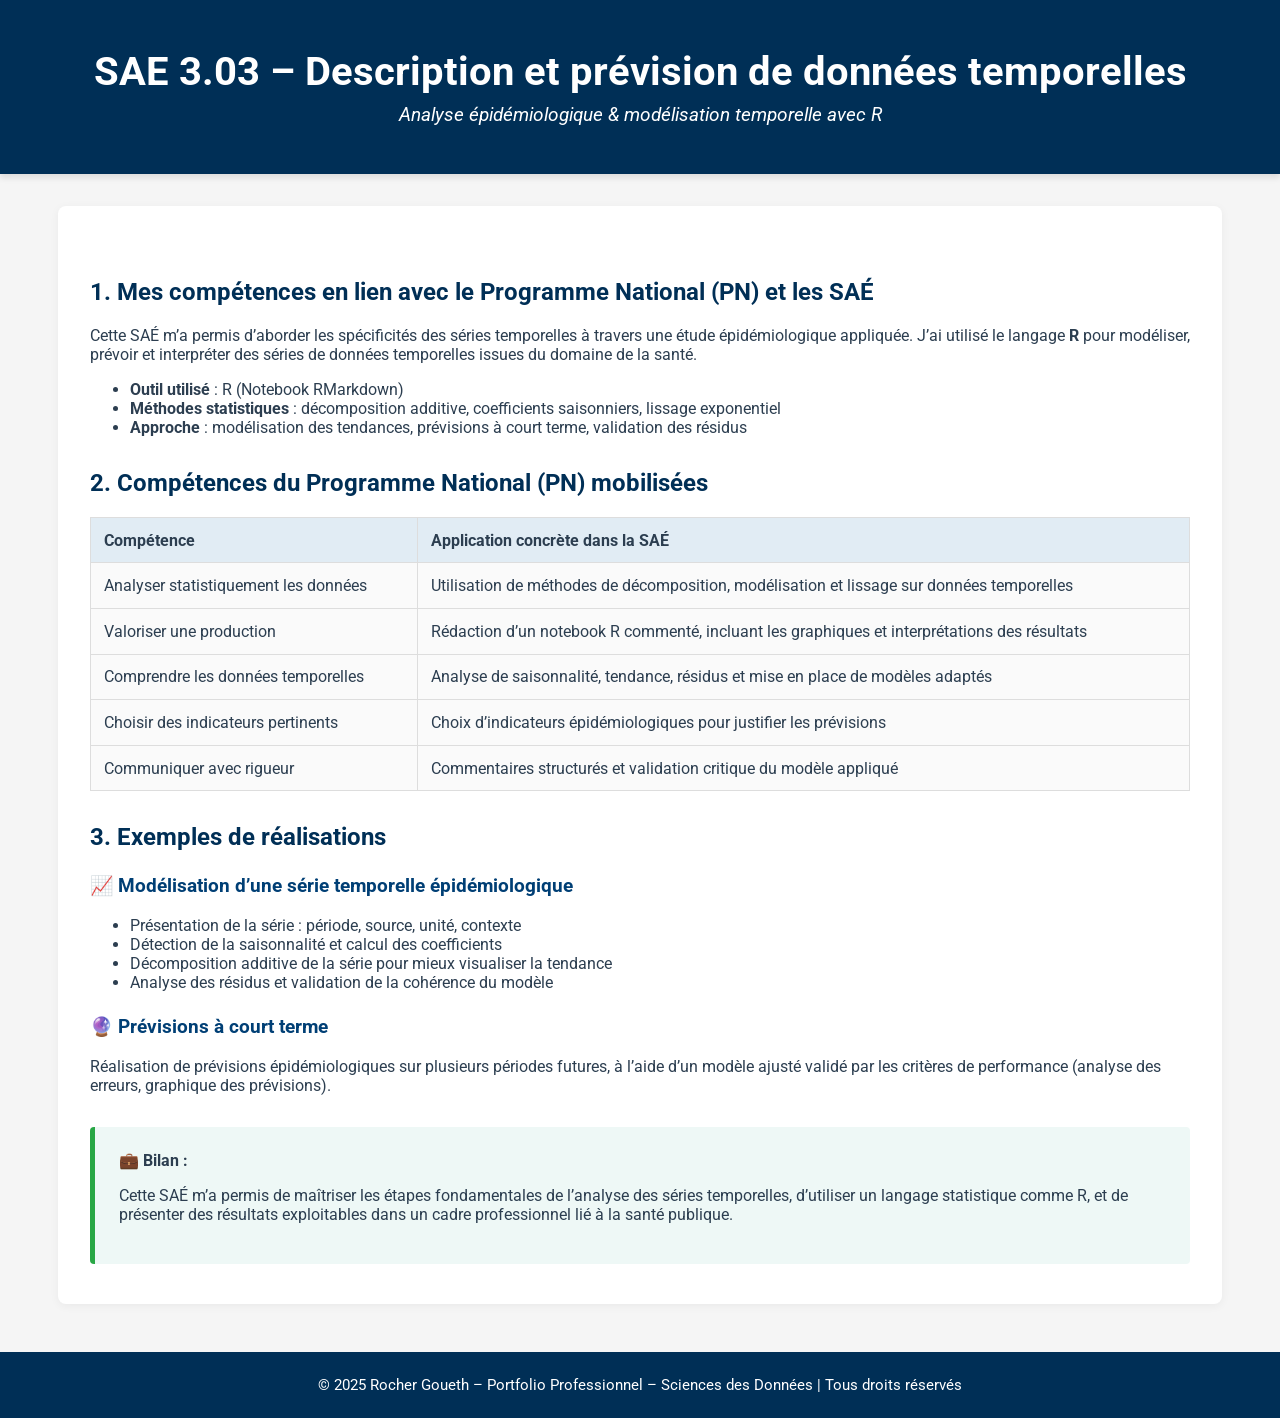
<file: doc/index-2.html>
<!DOCTYPE html>
<html lang="fr">
<head>
  <meta charset="UTF-8">
  <meta name="viewport" content="width=device-width, initial-scale=1.0">
  <title>Portfolio Professionnel – SAE 3.03</title>
  <link href="https://fonts.googleapis.com/css2?family=Roboto:wght@400;700&display=swap" rel="stylesheet">
  <style>
    body {
      font-family: 'Roboto', sans-serif;
      margin: 0;
      padding: 0;
      background-color: #f5f5f5;
      color: #2c3e50;
    }
    header {
      background-color: #002f56;
      color: white;
      padding: 3rem 2rem;
      text-align: center;
      box-shadow: 0 4px 6px rgba(0,0,0,0.1);
    }
    header h1 {
      margin: 0;
      font-size: 2.5rem;
    }
    header p {
      margin: 0.5rem 0 0;
      font-size: 1.2rem;
      font-style: italic;
    }
    section {
      padding: 2.5rem 2rem;
      max-width: 1100px;
      margin: auto;
      background-color: white;
      box-shadow: 0 2px 10px rgba(0,0,0,0.05);
      margin-top: 2rem;
      border-radius: 8px;
    }
    h2 {
      color: #002f56;
      margin-top: 2rem;
    }
    h3 {
      margin-top: 1.5rem;
      color: #003f75;
    }
    .tools-table, .skills-table {
      width: 100%;
      border-collapse: collapse;
      margin-top: 1rem;
      background-color: #fafafa;
    }
    .tools-table th, .tools-table td, .skills-table th, .skills-table td {
      border: 1px solid #ddd;
      padding: 0.8rem;
      text-align: left;
    }
    .tools-table th, .skills-table th {
      background-color: #e1ecf4;
    }
    .highlight {
      background-color: #eef8f6;
      padding: 1.5rem;
      border-left: 5px solid #28a745;
      margin-top: 2rem;
      border-radius: 4px;
    }
    footer {
      background-color: #002f56;
      color: white;
      text-align: center;
      padding: 1.5rem 2rem;
      margin-top: 3rem;
      font-size: 0.95rem;
    }
  </style>
</head>
<body>
  <header>
    <h1>SAE 3.03 – Description et prévision de données temporelles</h1>
    <p>Analyse épidémiologique & modélisation temporelle avec R</p>
  </header>

  <section>
    <h2>1. Mes compétences en lien avec le Programme National (PN) et les SAÉ</h2>
    <p>Cette SAÉ m’a permis d’aborder les spécificités des séries temporelles à travers une étude épidémiologique appliquée. J’ai utilisé le langage <strong>R</strong> pour modéliser, prévoir et interpréter des séries de données temporelles issues du domaine de la santé.</p>
    <ul>
      <li><strong>Outil utilisé</strong> : R (Notebook RMarkdown)</li>
      <li><strong>Méthodes statistiques</strong> : décomposition additive, coefficients saisonniers, lissage exponentiel</li>
      <li><strong>Approche</strong> : modélisation des tendances, prévisions à court terme, validation des résidus</li>
    </ul>

    <h2>2. Compétences du Programme National (PN) mobilisées</h2>
    <table class="skills-table">
      <tr><th>Compétence</th><th>Application concrète dans la SAÉ</th></tr>
      <tr><td>Analyser statistiquement les données</td><td>Utilisation de méthodes de décomposition, modélisation et lissage sur données temporelles</td></tr>
      <tr><td>Valoriser une production</td><td>Rédaction d’un notebook R commenté, incluant les graphiques et interprétations des résultats</td></tr>
      <tr><td>Comprendre les données temporelles</td><td>Analyse de saisonnalité, tendance, résidus et mise en place de modèles adaptés</td></tr>
      <tr><td>Choisir des indicateurs pertinents</td><td>Choix d’indicateurs épidémiologiques pour justifier les prévisions</td></tr>
      <tr><td>Communiquer avec rigueur</td><td>Commentaires structurés et validation critique du modèle appliqué</td></tr>
    </table>

    <h2>3. Exemples de réalisations</h2>
    <h3>📈 Modélisation d’une série temporelle épidémiologique</h3>
    <ul>
      <li>Présentation de la série : période, source, unité, contexte</li>
      <li>Détection de la saisonnalité et calcul des coefficients</li>
      <li>Décomposition additive de la série pour mieux visualiser la tendance</li>
      <li>Analyse des résidus et validation de la cohérence du modèle</li>
    </ul>

    <h3>🔮 Prévisions à court terme</h3>
    <p>Réalisation de prévisions épidémiologiques sur plusieurs périodes futures, à l’aide d’un modèle ajusté validé par les critères de performance (analyse des erreurs, graphique des prévisions).</p>

    <div class="highlight">
      <strong>💼 Bilan :</strong>
      <p>Cette SAÉ m’a permis de maîtriser les étapes fondamentales de l’analyse des séries temporelles, d’utiliser un langage statistique comme R, et de présenter des résultats exploitables dans un cadre professionnel lié à la santé publique.</p>
    </div>
  </section>

  <footer>
    &copy; 2025 Rocher Goueth – Portfolio Professionnel – Sciences des Données | Tous droits réservés
  </footer>
</body>
</html>
</file>
